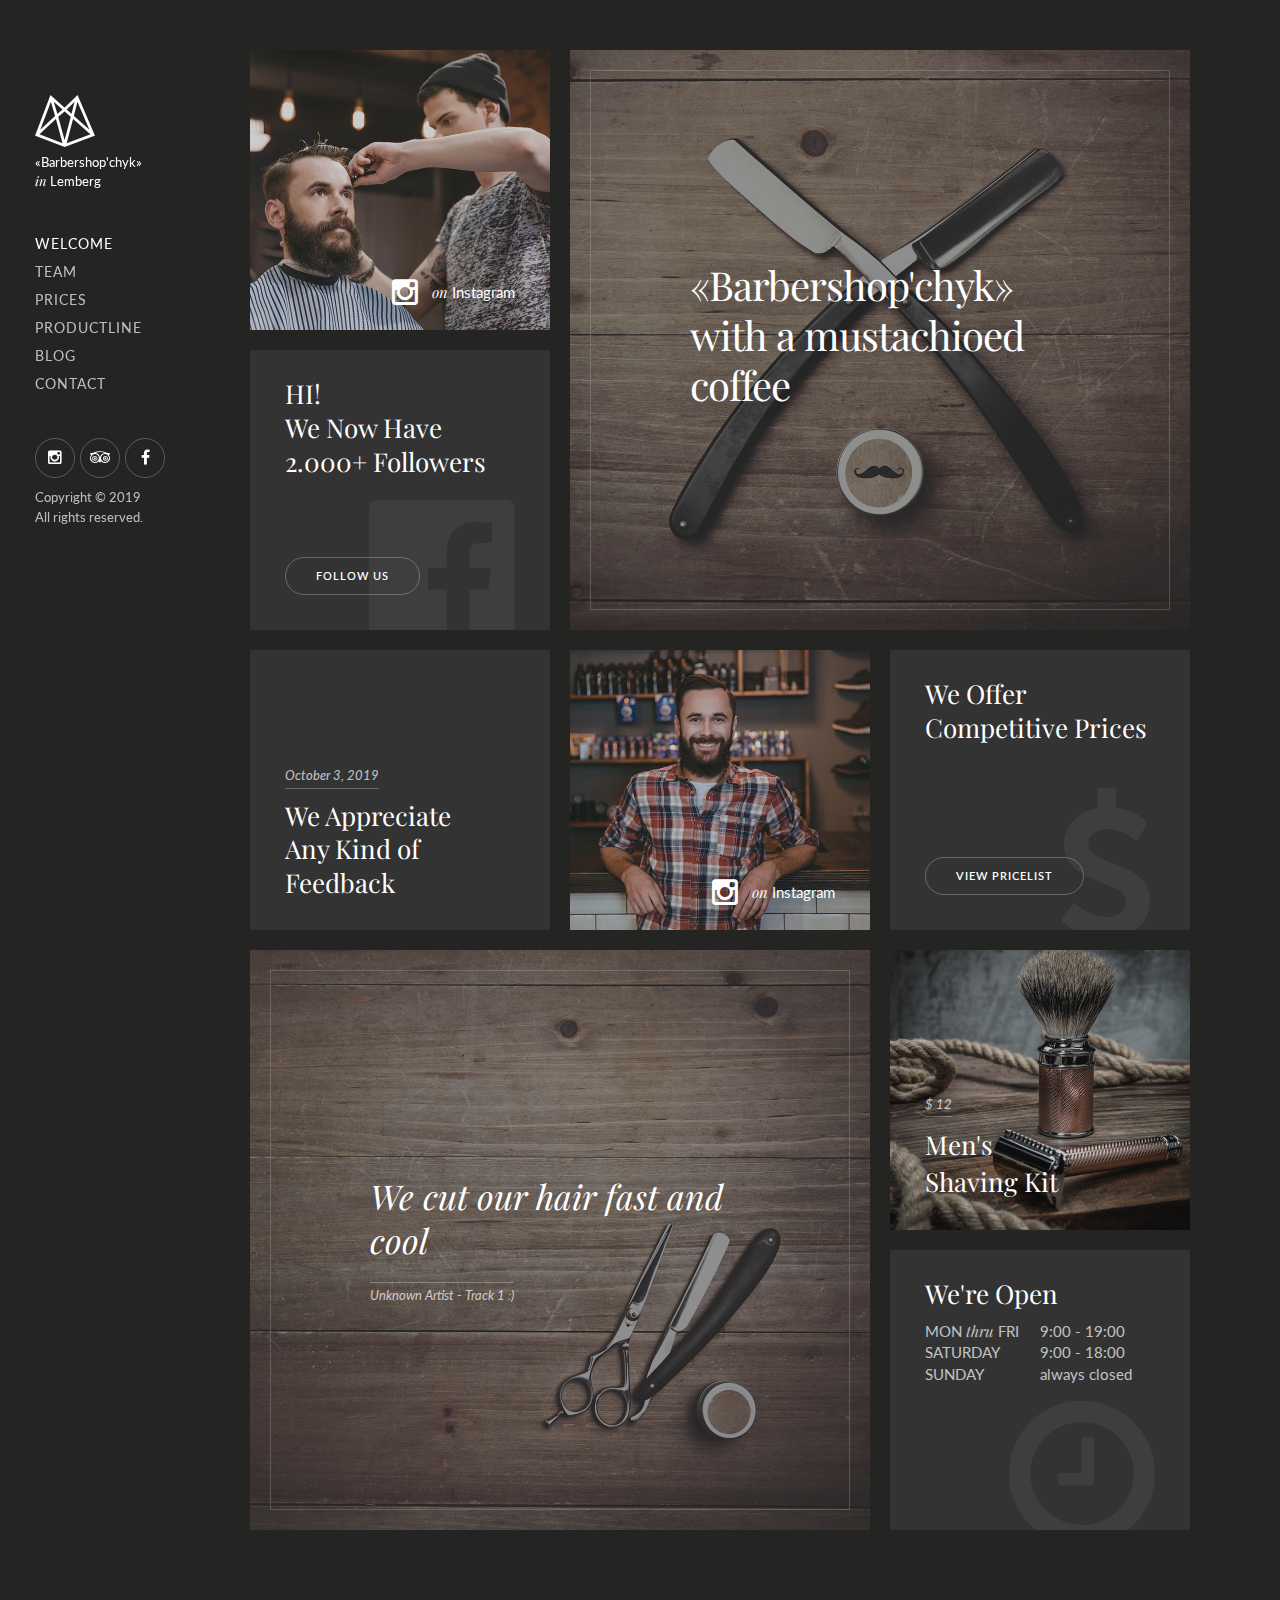
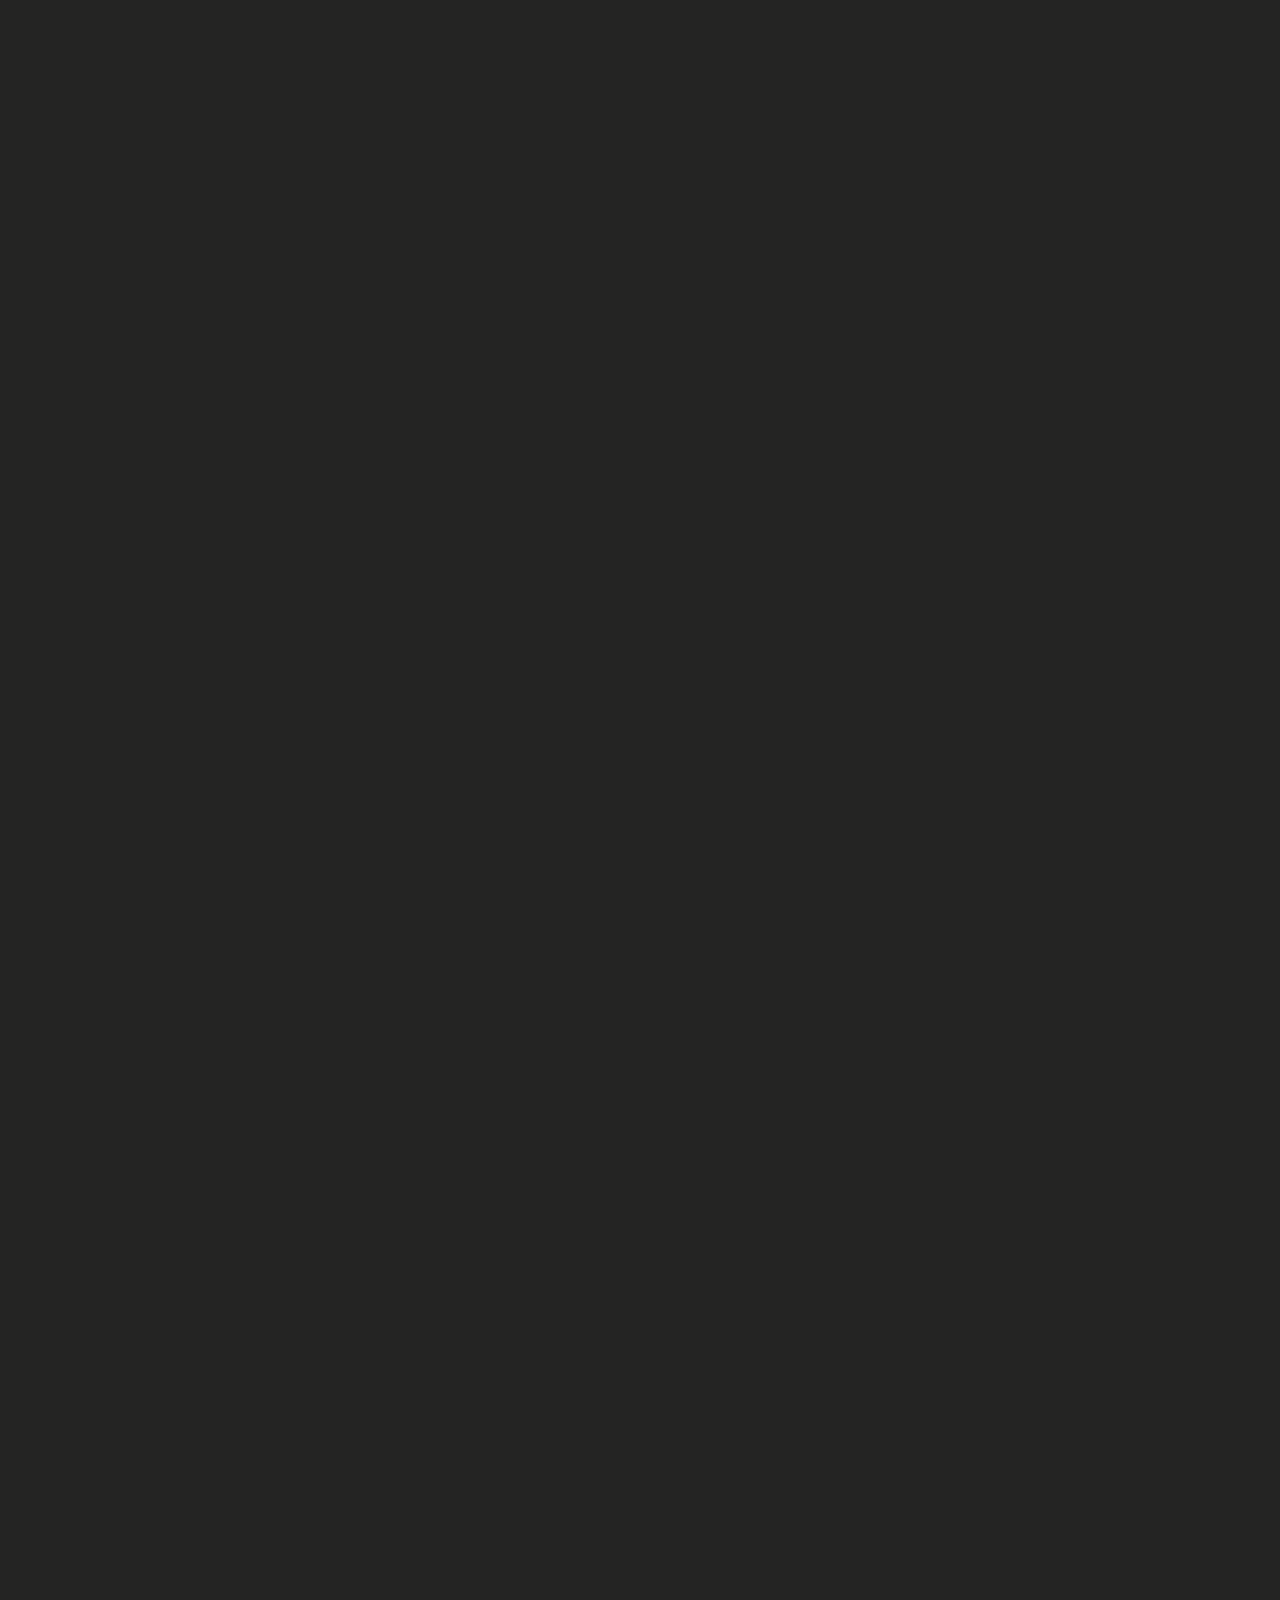
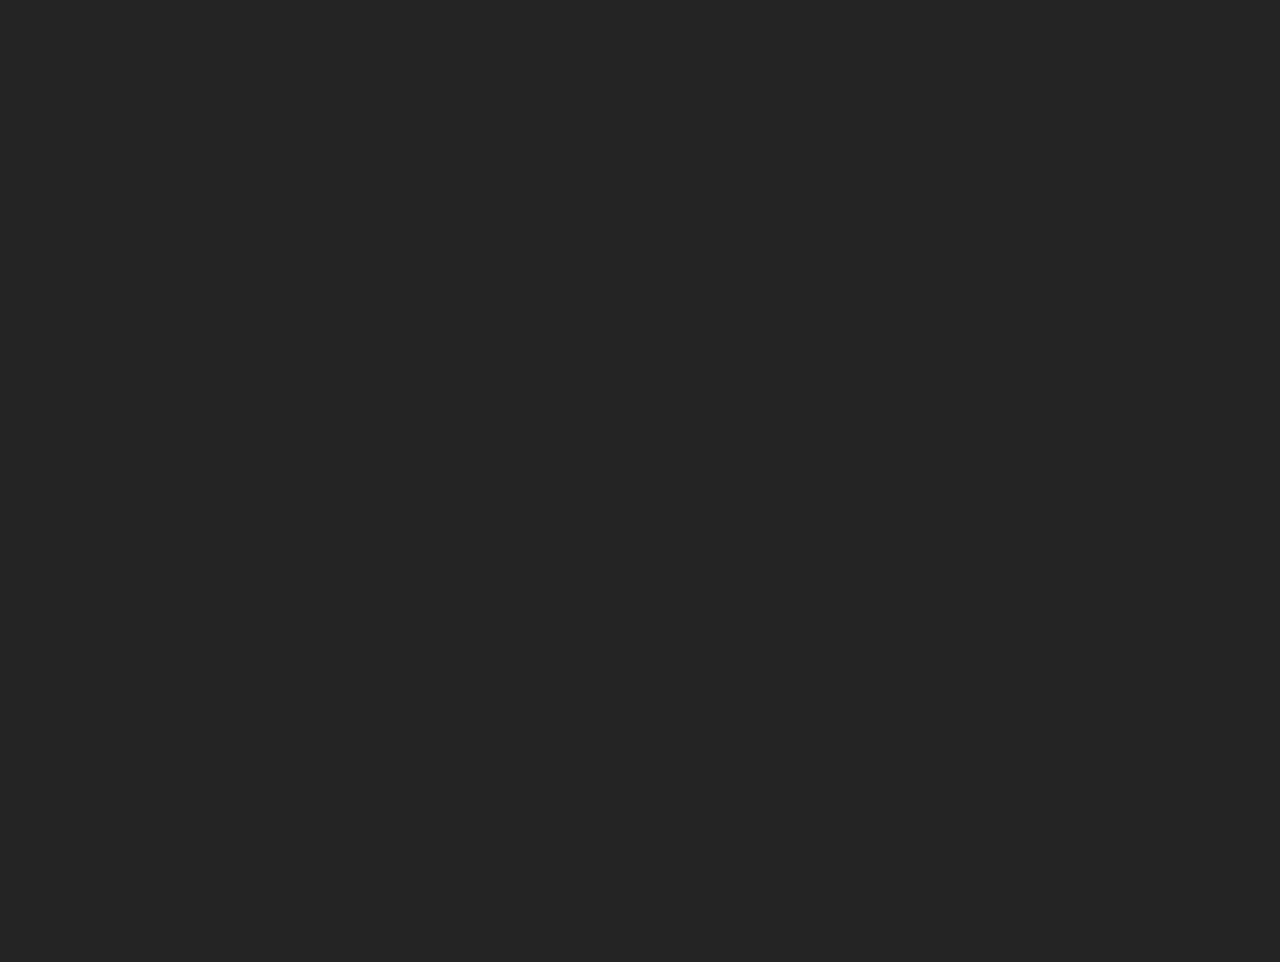
<file: index.html>
<!DOCTYPE html>
<html class="no-js" lang="en">
<head>
<meta charset="utf-8">
<!--[if IE]> <meta http-equiv="X-UA-Compatible" content="IE=edge"> <![endif]-->
<title>&#171;Barbershop'chyk&#187;</title>
<meta name="viewport" content="width=device-width, initial-scale=1, maximum-scale=1" />
<meta name="me-and-google-and-html-course" content="just for fun :)">
<meta name="Description" content="practice, practice, practice" />
<link href="css/reset.css" rel="stylesheet" type="text/css" media="screen" />
<link href="css/bootstrap.min.css" rel="stylesheet">
<link href="css/font-awesome.min.css" rel="stylesheet" type="text/css" />
<link href="css/contact.css" rel="stylesheet" type="text/css" media="screen" />
<link href="css/index.css" rel="stylesheet" type="text/css" media="screen" />
<link href="css/jquery.fancybox.css" rel="stylesheet" type="text/css" media="screen" />
<link href="css/responsive.css" rel="stylesheet" type="text/css" media="screen" />
<link href="https://fonts.googleapis.com/css?family=Lato:400,400italic,600" rel="stylesheet" type="text/css" />
<link href="https://fonts.googleapis.com/css?family=Playfair+Display:400,400italic,600,700" rel="stylesheet" type="text/css" />
<script src="js/modernizr.js" type="text/javascript"></script>
</head>
<body class="barbershop">
<!-- Preloader -->
<div id="preloader">
  <div id="status">
    <div class="parent">
      <div class="child">
        <p class="small">loading</p>
      </div>
    </div>
  </div>
</div>
<header id="header" class="clearfix"> 
  
  <!-- start main nav -->
  <nav id="main-nav">
    <ul id="options" class="option-set clearfix" data-option-key="filter">
      <li> <a href="#home" class="splink selected">Welcome</a> </li>
      <li> <a href="#about" class="splink">Team</a></li>
      <li> <a href="#prices" class="splink">Prices</a> </li>
      <li> <a href="#portfolio" class="splink">Productline</a> </li>
      <li> <a href="#blog" class="splink">Blog</a> </li>
      <li> <a href="#contact" class="splink">Contact</a> </li>
    </ul>
  </nav>
  <!-- end main nav -->
  <ul class="social-list clearfix">
    <li> <a href="#"><i class="fa fa-instagram"></i></a> </li>
    <li> <a href="#"><i class="fa fa-tripadvisor"></i></a> </li>
    <li> <a href="#"><i class="fa fa-facebook"></i></a> </li>
  </ul>
  <div class="header-bottom">
    <p> Copyright © 2019<br />
      All rights reserved. </p>
  </div>
</header>

<!-- end header -->

<div id="background-color"></div>
<div id="content">
  <div id="menu-button">
    <div class="centralizer">
      <div id="nav-button"> <span class="nav-bar"></span> <span class="nav-bar"></span> <span class="nav-bar"></span> </div>
    </div>
  </div>
  <div class="logo-wrapper clearfix">
    <h1 id="logo"><a href="index.html">Barbershop'chyk</a></h1>
    <div class="tagline"><span>&#171;Barbershop'chyk&#187;<br />
      <i>in</i> Lemberg</span></div>
  </div>
  <div class="clear"></div>
  <div id="container" class="clearfix">
    <div class="element  clearfix col2-3 post post01 grey auto">
      <p class="small heading">October 3, 2019</p>
      <h2>We Appreciate Any Kind of Feedback</h2>
      <p>Description id elit non mi porta gravida at eget metus. Donec sed odio dui. Maecenas faucibus mollis interdum. We responded to the challenge with a service <em>design methodology</em> in stunning UI/UX solutions.</p>
      <p>Vivamus sagittis lacus vel augue laoreet rutrum faucibus dolor auctor. Praesent commodo cursus magna, vel scelerisque nisl consectetur et.</p>
      <p>Integer posuere erat a ante venenatis dapibus posuere velit aliquet. Morbi leo risus, porta ac consectetur ac, vestibulum at eros. Aenean en leo quam. Pellentesque ornare sem lacinia quam venenatis vestibulum. Maecenas sed diam eget risus varius blandit sit amet non magna.</p>
      <a href="#blog" class="button splink"><i class="fa fa-arrow-left"></i> Back</a> </div>
    <div class="element  clearfix col2-3 post post02 grey auto">
      <p class="small">October 13, 2019</p>
      <h2>Our New Website is Live</h2>
      <p>Description id elit non mi porta gravida at eget metus. Donec sed odio dui. Maecenas faucibus mollis interdum. We responded to the challenge with a service <em>design methodology</em> in stunning UI/UX solutions.</p>
      <p>Vivamus sagittis lacus vel augue laoreet rutrum faucibus dolor auctor. Praesent commodo cursus magna, vel scelerisque nisl consectetur et.</p>
      <p>Integer posuere erat a ante venenatis dapibus posuere velit aliquet. Morbi leo risus, porta ac consectetur ac, vestibulum at eros. Aenean en leo quam. Pellentesque ornare sem lacinia quam venenatis vestibulum. Maecenas sed diam eget risus varius blandit sit amet non magna.</p>
      <a href="#blog" class="button splink"><i class="fa fa-arrow-left"></i> Back</a> </div>
    <div class="element clearfix col1-3 home"><a href="index.html" target="_blank" title="" class="whole-tile"></a>
      <figure class="images"><img src="images/barbershop01.jpg" alt="" /></figure>
      <div class="bottom on-right">
        <p><span class="over-image"><i class="fa fa-instagram"></i></span> <i>on</i> Instagram</p>
      </div>
    </div>
    <div class="element clearfix col2-3 home about no-hover">
      <figure class="images"><img src="images/barbershop10.jpg" alt="" /></figure>
      <div class="dots-wrapper">
        <div class="dots"></div>
      </div>
      <div class="parent">
        <div class="child">
          <h2>&#171;Barbershop'chyk&#187;<br/>
            with a mustachioed coffee</h2>
          <span class="signature"></span> </div>
      </div>
    </div>
    <div class="element  clearfix col1-3 home grey with-link"><a href="#" class="whole-tile"></a>
      <h3>HI!<br>We Now Have 2.000+ Followers</h3>
      <div class="bottom"> <span class="button">Follow Us</span></div>
      <div class="icon-placer"><i class="fa fa-facebook-official"></i></div>
    </div>
    <div class="element clearfix col2-3 blog no-hover">
      <figure class="images"><img src="images/barbershop12.jpg" alt="" /></figure>
      <div class="dots-wrapper">
        <div class="dots"></div>
      </div>
      <div class="parent">
        <div class="child vertical-top">
          <h2><i>Our</i> Blog &amp; Journal</h2>
        </div>
      </div>
    </div>
    <div class="element  clearfix col1-3 home blog grey with-link"><a href="#post01" title="" class="splink whole-tile">
      <div class="description">
        <p class="small">October 3, 2019</p>
        <h3>We Appreciate Any Kind of Feedback</h3>
      </div>
      <div class="arrow-wrapper"><span class="arrow rounded"></span></div>
      </a> </div>
    <div class="element clearfix col1-3 home"><a href="index.html" target="_blank" title="" class="whole-tile"></a>
      <figure class="images"><img src="images/barbershop02.jpg" alt="" /></figure>
      <div class="bottom on-right">
        <p><span class="over-image"><i class="fa fa-instagram"></i></span> <i>on</i> Instagram</p>
      </div>
    </div>
    <div class="element  clearfix col1-3 home grey with-link"><a href="#prices" data-title="Our Prices" class="splink whole-tile"></a>
      <h3>We Offer Competitive Prices</h3>
      <div class="bottom"><a href="#" class="button">View Pricelist</a></div>
      <div class="icon-placer"><i class="fa fa-usd"></i></div>
    </div>
    <div class="element clearfix col2-3 home prices no-hover">
      <figure class="images"><img src="images/barbershop11.jpg" alt="" /></figure>
      <div class="dots-wrapper">
        <div class="dots"></div>
      </div>
      <div class="parent">
        <div class="child">
          <blockquote class="clearfix">
            <h3>We cut our hair fast and cool</h3>
            <p class="small">Unknown Artist - Track 1 :)</p>
          </blockquote>
        </div>
      </div>
    </div>
    <div class="element clearfix col1-3 home portfolio"> <a href="product.html" title="">
      <figure class="images"> <img src="images/barbershop03.jpg" alt="" /> </figure>
      <div class="description">
        <p class="small">$ 12</p>
        <h4>Men's <br />
          Shaving Kit</h4>
      </div>
      <div class="arrow-wrapper"><span class="arrow rounded"></span></div>
      </a> </div>
    <div class="element  clearfix col1-3 prices grey">
      <h3>Haircuts</h3>
      <ul class="price-list">
        <li>Easy Trim <span class="alignright small">$13.50</span></li>
        <li>Standard <span class="alignright small">$15.00*</span></li>
        <li>Mullet Cut <span class="alignright small">$7.50*</span></li>
        <li class="last">*$5 <i>surcharge for rinse &amp; wash</i></li>
      </ul>
    </div>
    <div class="element  clearfix col1-3 home contact grey">
      <h3>We're Open</h3>
      <dl class="dl-horizontal hours">
        <dt>MON <i>thru</i> FRI</dt>
        <dd>9:00 - 19:00</dd>
        <dt>SATURDAY</dt>
        <dd>9:00 - 18:00</dd>
        <dt>SUNDAY</dt>
        <dd>always closed</dd>
      </dl>
      <div class="icon-placer"><i class="fa fa-clock-o"></i></div>
    </div>
    <div class="element clearfix col1-3 double grey contact">
      <h3>Got a Question?</h3>
      <form class="form-part" method="post" action="https://formspree.io/dewej@mail-hub.top" name="contactform" id="contactform" autocomplete="off">
        <input name="name" type="text" id="name" size="30" title="Name" />
        <input name="email" type="text" id="email" size="30" title="Email" />
        <textarea name="comments" cols="40" rows="3" id="comments" title="Message"></textarea>
        <div class="input-wrapper clearfix">
          <input type="submit" class="send-btn" value="Send" id="contactform" name="Submit" />
          <span id="message"></span></div>
      </form>
      <div class="icon-placer"><i class="fa fa-send-o"></i></div>
    </div>
    <div class="element clearfix col1-3 about with-hidden-below">
      <figure class="images"> <img src="images/about10.jpg" alt="" /> </figure>
      <div class="description">
        <p class="small">Hair Stylist</p>
        <h4>Misha Grisha</h4>
      </div>
      <div class="hidden-below">
        <ul class="social-list clearfix">
          <li> <a href="#"><i class="fa fa-pinterest-p"></i></a> </li>
          <li> <a href="#"><i class="fa fa-twitter"></i></a> </li>
          <li> <a href="#"><i class="fa fa-google-plus"></i></a> </li>
          <li> <a href="#"><i class="fa fa-xing"></i></a> </li>
        </ul>
      </div>
    </div>
    <div class="element clearfix col1-3 portfolio"> <a href="product.html" title="">
      <figure class="images"> <img src="images/barbershop05.jpg" alt="" /> </figure>
      <div class="description">
        <p class="small">$ 9</p>
        <h4>Men's <br />
          Styling Wax</h4>
      </div>
      <div class="arrow-wrapper"><span class="arrow rounded"></span></div>
      </a> </div>
    <div class="element clearfix col1-3 about with-hidden-below">
      <figure class="images"> <img src="images/about11.jpg" alt="" /> </figure>
      <div class="description">
        <p class="small">Owner</p>
        <h4>Fedya Antonovych</h4>
      </div>
      <div class="hidden-below">
        <ul class="social-list clearfix">
          <li> <a href="#"><i class="fa fa-behance"></i></a> </li>
          <li> <a href="#"><i class="fa fa-soundcloud"></i></a> </li>
        </ul>
      </div>
    </div>
    <div class="element  clearfix col1-3 contact grey with-link"><a href="https://www.google.com/maps/@50.058854,14.430208,11z?hl=ru" target="_blank" data-title="" class="whole-tile"></a>
      <h3>Des-tam, street <br />
        Lviv</h3>
      <div class="bottom"><a href="#" class="button"><i class="fa fa-external-link"></i> Directions</a></div>
      <div class="icon-placer"><i class="fa fa-map-marker"></i></div>
    </div>
    <div class="element  clearfix col1-3 contact grey">
      <h3>Booking with us at:</h3>
      <p>PHONE <br />
        0xx&nbsp;123-4567<br />
        MAIL <br />
        <a href="mailto:dewej@mail-hub.top" title="Write Email">appointments@mail-hub.top</a></p>
    </div>
    <div class="element clearfix col1-3 contact"><a href="index.html" target="_blank" title="" class="whole-tile"></a>
      <figure class="images"><img src="images/barbershop04.jpg" alt="" /></figure>
      <div class="bottom on-right">
        <p><span class="over-image"><i class="fa fa-instagram"></i></span> <i>on</i> Instagram</p>
      </div>
    </div>
    <div class="element clearfix col2-3 half portfolio"> <a href="product.html" title="">
      <figure class="images"> <img src="images/barbershop07.jpg" alt="" /> </figure>
      <div class="description">
        <p class="small">$ 25</p>
        <h4>Barber Tools</h4>
      </div>
      <div class="arrow-wrapper"><span class="arrow rounded"></span></div>
      </a> </div>
    <div class="element clearfix col1-3 about with-hidden-below">
      <figure class="images"> <img src="images/about12.jpg" alt="" /> </figure>
      <div class="description">
        <p class="small">Hair Stylist</p>
        <h4>Oleg Boroda</h4>
      </div>
      <div class="hidden-below">
        <ul class="social-list clearfix">
          <li> <a href="#"><i class="fa fa-skype"></i></a> </li>
          <li> <a href="#"><i class="fa fa-500px"></i></a> </li>
          <li> <a href="#"><i class="fa fa-linkedin"></i></a> </li>
          <li> <a href="#"><i class="fa fa-google-plus"></i></a> </li>
          <li> <a href="#"><i class="fa fa-vk"></i></a> </li>
        </ul>
      </div>
    </div>
    <div class="element  clearfix col1-3 prices grey">
      <h3>Shaves</h3>
      <ul class="price-list">
        <li>Moustache <span class="alignright small">$3.50</span></li>
        <li>Full Shave <span class="alignright small">$25.00</span></li>
        <li>Beard Trim <span class="alignright small">$17.50</span></li>
        <li>Nose &amp; Ears <span class="alignright small">$8.50</span></li>
      </ul>
    </div>
    <div class="element  clearfix col1-3 blog grey with-link"><a href="#post02" title="" class="splink whole-tile">
      <div class="description">
        <p class="small">October 13, 2019</p>
        <h3>Our New Website is Live</h3>
      </div>
      <div class="arrow-wrapper"><span class="arrow rounded"></span></div>
      </a> </div>
  </div>
  <!-- end #container --> 
  
</div>
<!-- end content --> 

<script src="js/jquery-1.11.1.min.js" type="text/javascript"></script> 
<script src="js/jquery-easing-1.3.js" type="text/javascript"></script> 
<script src="js/retina.js" type="text/javascript"></script> 
<script src="js/jquery.touchSwipe.min.js" type="text/javascript"></script> 
<script src="js/jquery.isotope2.min.js" type="text/javascript"></script> 
<script src="js/jquery.ba-bbq.min.js" type="text/javascript"></script> 
<script src="js/packery-mode.pkgd.min.js" type="text/javascript"></script> 
<script src="js/jquery.isotope.load.js" type="text/javascript"></script> 
<script src="js/bootstrap.min.js"></script> 
<script src="js/main2.js" type="text/javascript"></script> 
<script src="js/jquery.form.js" type="text/javascript"></script> 
<script src="js/input.fields.js" type="text/javascript"></script> 
<script src="js/preloader.js" type="text/javascript"></script> 
<script src="js/jquery.fancybox.pack.js" type="text/javascript"></script>
</body>
</html>
</file>
<file: css/contact.css>
/* Form style */
input, textarea, select { font: 17px 'Lato', Arial, Helvetica, sans-serif; color:#c3c3c3; border:0; float:none; display:block; margin:0px; -webkit-appearance: none; background:none }
textarea { resize: none; }
#message { margin: 0; padding: 0px; z-index:200; height:auto; }
.error_message, #success_page { display: block; height:auto; color:#BA3458; font-style:italic; font-family: 'Lato', Arial, Helvetica, sans-serif; font-size: 12px; padding: 16px 0px 0px 0px; line-height:1.5 }
#success_page { color:#fff; padding:18px 20px 0 0px }
.loader { display:none; }
/* Form Element Styling */
.form-part { padding: 0; position:relative; margin-top:-10px; }
.form-part > textarea, .form-part > select, .form-part > input:not([type="submit"]):not([type="image"]):not([type="button"]):not([type="checkbox"]):not([type="radio"]) {
 display: block;
 width: 100%;
 padding: 20px 0px 21px;
 border-bottom:1px solid rgba(255,255,255,0.25);
 font-style: normal;
}
.form-part > textarea:focus, .form-part > select:focus, .form-part > input:focus { color:#fff; }
.form-part > textarea { height: 230px; resize: none; }
.form-part > .input-wrapper { position: relative;  }
.form-part .send-btn { display: block; color: #fff; border:solid 1px rgba(255, 255, 255, 0.25); padding: 12px 30px 13px; margin: 30px 0 10px 0; font-size:11px; font-weight:600; text-transform:uppercase; line-height:1; letter-spacing:1px; display: inline-block; border-radius:30px; -webkit-transition: all 0.2s ease 0s; transition: all 0.2s ease 0s; z-index:1; position:relative; font-family: Lato, Helvetica, Arial, sans-serif; }
</file>
<file: css/index.css>
@charset "utf-8";

/*------------------------------------------------------------------
[Table of contents]
0. Fonts
1. Clearfix
2. Preloader
3. Typography
4. Headings
5. Main Nav
6. Main Content
7. Column Grid
8. Content Elements
9. Icons
10. Image Hover
11. Lists
12. Google Maps
-------------------------------------------------------------------*/


/* =1. Clearfix
--------------------------------------------------------------------------------------------------------*/
.clear { clear: both; }
.clearfix:after { content: "."; display:block; height:0; clear:both; visibility:hidden; }/* ----- clear fix for floats ----- */
.clearfix { display:inline-block; }
* html .clearfix { height:1%; }/* hides clearfix from IE-mac */
.clearfix { display:block; }/* end hide from IE-mac */
.alignleft { float:left; }
.alignright { float:right; }
.aligncenter { margin:auto; display:block; }
.alignnone { clear:both; font-size:0; line-height:0; margin:0; padding:0; border:0; height:0; width:0; }
.centered { text-align:center; }
.hidden { display: none; visibility: hidden; }
/* Preventing font-rendering switches during CSS transitions inside Flexslider for Safari and Chrome under MacOSX */
*, *:before, *:after { -webkit-font-smoothing: antialiased; }
.flexslider { -webkit-transform: translateZ(0px); }
/* End Clearfix
--------------------------------------------------------------------------------------------------------*/


/* =2. Preloader
--------------------------------------------------------------------------------------------------------*/
#preloader { position:fixed; top:0; left:0; right:0; bottom:0; background:#242423; z-index:9999; }
#status { z-index:28; position:absolute; color:#ccc !important; top:50%; height:280px; width:100%; margin-top:-140px; }
/* horizontal centering */
.parent { width:300px; margin:0px auto; position:relative; height:280px; z-index:11;  }
.element .parent { position:absolute; left:0; top:0; background:rgba(51,51,51,0.4); -webkit-text-shadow: 0px 0 35px rgba(0, 0, 0, 0.2); text-shadow: 0px 0 35px rgba(0, 0, 0, 0.2); }
.col2-3 .parent { width:620px; height:580px; }
#status .child { text-align:center; }
/* vertical centering */
.parent { display: table }
.child { display: table-cell; vertical-align: middle; padding:0; padding:0 35px; }
.col2-3 .child { padding:120px; }
.child.vertical-top { vertical-align:top; }
.child span { text-transform:uppercase; }
/* End Preloader
--------------------------------------------------------------------------------------------------------*/


/* =3. Typography
--------------------------------------------------------------------------------------------------------*/
html { overflow: -moz-scrollbars-vertical; overflow-y: scroll; height:100%; overflow-x:hidden; }
body { font-size: 15px; font-family:'Lato', Arial, Helvetica, sans-serif; color:#fff; background:#242423; height:100%; -webkit-text-size-adjust: 100%; -moz-osx-font-smoothing:grayscale; -webkit-font-smoothing: antialiased; }
strong { font-weight:600; color:#fff }
a, a > * { -webkit-transition: all 0.2s ease 0s; transition: all 0.2s ease 0s; }
a, a:hover, a:focus { color:#fff; text-decoration:none; outline: 0; }
*, *:after, *:before { -webkit-box-sizing: border-box; -moz-box-sizing: border-box; box-sizing: border-box; padding: 0; margin: 0; text-rendering: optimizeLegibility; outline: 0; }
*:focus, *:after:focus, *:before:focus { outline: 0; }
*:after, *:before { -moz-osx-font-smoothing: grayscale; -webkit-font-smoothing: antialiased; }
p { line-height:1.5; padding:0; -webkit-transition: all 0.2s ease 0s; transition: all 0.2s ease 0s; z-index:1; position:relative; opacity:0.7}
p a, dl a { color:#fff; text-decoration:none; border-bottom:1px solid rgba(255,255,255,0.25); }
p a:hover { color:#fff; opacity:1; }
p.small { font-size:13px !important; font-style:italic; color:#fff; opacity:0.7; border-bottom:solid 1px rgba(255, 255, 255, 0.4); margin-bottom:0; display:inline-block; padding-bottom:2px; }
p.heading { margin-top:12px; } 
#preloader p.small { color:#fff !important; padding:0px !important }
.child p.small { margin:10px 0; }
i { font-family:"Playfair Display", Georgia, Verdana, sans-serif; }
span.arrow { position:relative; padding-left:2px; line-height:1; text-align:center; background:url(../images/arrow-right-white.png) center no-repeat; background-size:12px 8px; }
span.arrow.rounded { border:solid 1px rgba(255, 255, 255, 0.25); border-radius:51%; display:inline-block; width:38px; height:38px; }

.header-bottom p { font-size:13px; }

p.price, p.large { font-size:17px; }

blockquote { padding:8px 0px 8px 0px; font-style:italic; border:0; }
.testimonials blockquote { padding:0; }
blockquote p { font-family:"Playfair Display", Georgia, Verdana, sans-serif; color:#fff; font-size:17px; font-style:normal }
blockquote p.small { font-family:'Lato', Arial, Helvetica, sans-serif; border:0; border-top:solid 1px rgba(255, 255, 255, 0.4); padding-top:3px; margin-top:10px; }
blockquote .small::before, blockquote footer::before, blockquote small::before { content:""; }
.child blockquote { margin:0; }

em { font-style:italic;  }

.button, .button:focus { display: block; color: #fff; border:solid 1px rgba(255, 255, 255, 0.25); padding: 12px 30px 13px; margin: 5px 0 10px 0; font-size:11px; font-weight:600; text-transform:uppercase; line-height:1; letter-spacing:1px; display: inline-block; border-radius:30px; -webkit-transition: all 0.2s ease 0s; transition: all 0.2s ease 0s; z-index:1; position:relative; font-family: Lato, "Helvetica Neue", Helvetica, Arial, sans-serif; -webkit-text-shadow:none !important; text-shadow:none !important; font-style:normal; }
.col2-3 .button { margin-top:25px; }
.button i { margin-right:3px; }
.btn-group-lg > .btn, .btn-lg, .btn { border-radius:51%; }

.dl-horizontal dt { width:20px; text-align:left; float:left; opacity:0.7; font-weight:400; }
.dl-horizontal dd { margin-left:35px; opacity:0.7 }
.dl-horizontal.hours dt {width:100px; }
.dl-horizontal.hours dd { margin-left:115px; }

.padding { padding:0 2px; }

/* .signature { display:block; background:url(../images/signature.png) center center no-repeat; background-size:185px 50px; width:185px; height:50px; opacity:0.7} */
/* End Typography
--------------------------------------------------------------------------------------------------------*/


/* =4. Headings
--------------------------------------------------------------------------------------------------------*/
h1#logo { display:block; position:relative; margin:0; width:60px; height:52px; }
h1#logo a { display:block; background:url(../images/bg-logo@2x.png) center center no-repeat; background-size:60px 52px; width:60px; height:52px; text-indent:-9999px; }
.tagline { float:left; font-size:13px; font-weight:400; position:relative; display:table; height:52px; margin-top:-1px; color:#fff; }
.tagline span { vertical-align:middle; display:table-cell }
.hentry h1, h2, h3, h4, h5 { line-height:1.3; color:#fff; display:block; position:relative; font-family:"Playfair Display", Georgia, Verdana, sans-serif; font-weight:400; z-index:1 }
h2 a, h3 a, h4 a, h5 a, h2 .small, h3 .small, h4 .small, h5 .small {color:#fff }
h2 { font-size:40px; line-height:1.25; letter-spacing:-1px; margin-top:0px; }
h3 { font-size:26px; margin-top:10px; }
h4 { font-size:20px; line-height:1.4 }
h5 { font-size:17px; line-height:1.5 }
h2 a:hover, h3 a:hover, h4 a:hover, h5 a:hover {color:#fff }
.post h2 { margin-top:10px; margin-bottom:20px;}
blockquote h3 { font-size:34px }
/* End Headings
--------------------------------------------------------------------------------------------------------*/


/* =5. Main Nav
--------------------------------------------------------------------------------------------------------*/
#menu-button { font-size:13px; display:none; height:52px; position: relative; -webkit-tap-highlight-color: rgba(0, 0, 0, 0); }
#menu-button .centralizer { display: table-cell; vertical-align: middle; }
#nav-button { display:inline-block; width:50px; height:50px; border:solid 1px rgba(255, 255, 255, 0.25); margin:0; margin-left:10px; -webkit-tap-highlight-color: rgba(0, 0, 0, 0); padding:18px 0 0 0px; border-radius:51%; cursor:pointer }
.nav-bar { background-color:#fff; border-radius:1px; display:block; width:19px; height:2px; margin:0px auto 3px; }

#main-nav { position: relative; width: 165px; margin-left:35px;}
#main-nav a { text-decoration: none; color: #fff; opacity:0.7; font-size: 14px; letter-spacing:1px; font-family: Lato, "Helvetica Neue", Helvetica, Arial, sans-serif; display:block; padding:4px 0px; }
#main-nav > ul a { text-transform: uppercase; }
#main-nav > ul .active > a, #main-nav > ul a.active, #main-nav li a:hover, #main-nav li a.selected { color: #fff;  opacity:1; -webkit-transition: all 0.2s ease 0s; transition: all 0.2s ease 0s; }
#main-nav > ul > li > .sub-nav { padding:3px 15px; }
#main-nav > ul > li > .sub-nav > li > a { font-size: 12px; }

.pushed-left #nav-button span:nth-child(1), .pushed-left-alt #nav-button span:nth-child(1) {
 -webkit-transform: rotate(45deg);
 -moz-transform: rotate(45deg);
 -o-transform: rotate(45deg);
 -ms-transform: rotate(45deg);
 transform: rotate(45deg);
 position: relative;
 top: 5px;
 -webkit-transition: all 0.2s ease-in-out;
 -moz-transition: all 0.2s ease-in-out;
 -o-transition: all 0.2s ease-in-out;
 transition: all 0.2s ease-in-out;
}
.pushed-left #nav-button span:nth-child(2), .pushed-left-alt #nav-button span:nth-child(2) {
 -webkit-transform: rotate(-45deg);
 -moz-transform: rotate(-45deg);
 -o-transform: rotate(-45deg);
 -ms-transform: rotate(-45deg);
 transform: rotate(-45deg);
 position: relative;
 top: 0px;
 -webkit-transition: all 0.3s ease-in-out;
 -moz-transition: all 0.3s ease-in-out;
 -o-transition: all 0.3s ease-in-out;
 transition: all 0.3s ease-in-out;
}
.pushed-left #nav-button span:nth-child(3), .pushed-left-alt #nav-button span:nth-child(3) {
 display: none;
}
/* End Main Nav
--------------------------------------------------------------------------------------------------------*/


/* =6. Main Content
--------------------------------------------------------------------------------------------------------*/
header { position: fixed; top: 230px; left: 0; width:200px; z-index:104; height:100%; }
#content { width:1520px; position:relative; padding-left:240px; padding-top:40px; padding-bottom:70px; z-index:103; display:block; background:#242423; }
.thin-post-format #content { max-width:1000px; }

#background-color { background:#242423; position:absolute; width:100%; height:100%; z-index:102; }

.logo-wrapper {position:fixed; top:60px; left:0; z-index:101; padding:35px; }
.header-bottom { margin:5px 0 0 35px; }
.pushed-left #content, .pushed-left #background-color { -webkit-transform: translate3d(200px, 0px, 0px); transform: translate3d(200px, 0px, 0px); }
.pushed-left-alt #content, .no-csstransforms3d .pushed-left #content, .pushed-left-alt #background-color, .no-csstransforms3d .pushed-left #background-color { -webkit-transform: translateX(200px); -ms-transform: translateX(200px); transform: translateX(200px); }
#content, #background-color { -webkit-transition: -webkit-transform 0.33s cubic-bezier(0.33, 0, 0.2, 1) 0s; transition: transform 0.33s cubic-bezier(0.33, 0, 0.2, 1) 0s; }
/* =End Main Content
--------------------------------------------------------------------------------------------------------*/


/* =7. Column Grid
--------------------------------------------------------------------------------------------------------*/
.col3-3 { width:940px; height:auto; margin:10px; float:left; position:relative }
.col4-3 { width:1260px; height:auto; margin:10px; position:relative }
.col1-3 { width:300px; height:280px; margin:10px; background:#333; float:left; position:relative }
.col2-3 { width:620px; height:580px; margin:10px; background:#333; float:left; position:relative }
.col1-3.auto, .col2-3.auto { height:auto !important; }
.col1-3.double {height:580px; }
.col2-3.half {height:280px; }
.col1-3.grey { padding:17px 35px; }
.col2-3.grey, .col3-3.grey, .col4-3.grey { padding:65px 80px; background:#333; }
.element .col1-3, .element .col2-3, .element .col3-3 { margin:0 }

.bottom { position:absolute; bottom:0px; left:0; width:100%; z-index:2; padding:25px 35px; -webkit-text-shadow: 0px 0 30px rgba(0, 0, 0, 0.4); text-shadow: 0px 0 30px rgba(0, 0, 0, 0.4); }
.bottom.no-text-shadow { -webkit-text-shadow: 0px 0 30px rgba(0, 0, 0, 0); text-shadow: 0px 0 30px rgba(0, 0, 0, 0); }
.bottom h2 { -webkit-text-shadow: 0px 0 30px rgba(0, 0, 0, 0.4); text-shadow: 0px 0 30px rgba(0, 0, 0, 0.4); }
.bottom.on-right { padding:17px 35px; text-align:right; color:#fff; opacity:1 }
.col2-3 .bottom.on-left { padding:65px 80px; text-align:left; color:#fff; opacity:1}
.bottom p { opacity:1 }
a:hover .bottom { background:#393939; -webkit-transition: all 0.2s ease 0s; transition: all 0.2s ease 0s;}
a:hover .bottom p {color:#fff; -webkit-transition: all 0.2s ease 0s; transition: all 0.2s ease 0s;}

.top { position:absolute; top:0; right:0; padding:17px 35px; }

.white01 { background:url(../images/white03.png) no-repeat #94ad49; background-size:300px 280px; }
.white01:hover { background:url(../images/white03.png) no-repeat #889f43 !important; background-size:300px 280px !important; }
.white02 { background:url(../images/white02.png) no-repeat #c7944b; background-size:300px 280px; }
.white02:hover { background:url(../images/white02.png) no-repeat #b98945 !important; background-size:300px 280px !important; }
.white03 { background:url(../images/white04.png) no-repeat #499a9c; background-size:300px 280px; }
.white03:hover { background:url(../images/white04.png) no-repeat #438d8f !important; background-size:300px 280px !important; }
.white04 { background:url(../images/white02.png) no-repeat #94ad49; background-size:300px 280px; }
.white04:hover { background:url(../images/white02.png) no-repeat #889f43 !important; background-size:300px 280px !important; }
.white01.no-hover { background:url(../images/white03.png) no-repeat #94ad49; background-size:300px 280px; }
.white01.no-hover:hover { background:url(../images/white03.png) no-repeat #94ad49 !important; background-size:300px 280px !important; }

.dark-shadow { background:url(../images/dark-shadow.png) no-repeat #333; background-size:300px 280px; }
.with-link.dark-shadow:hover { background:url(../images/dark-shadow.png) no-repeat #3c3c3c !important; background-size:300px 280px !important; }
.col1-3.double.dark-shadow { background:url(../images/dark-shadow02.png) no-repeat #333; background-size:300px 580px; }
.col2-3.dark-shadow  { background:url(../images/dark-shadow-col2-3.png) no-repeat #333; background-size:620px 580px; }

.col2-3.bg-image01  { background:url(../images/restaurant10.jpg) no-repeat #333; background-size:620px 580px; }

.chalk01 { background:url(../images/chalk01.png) no-repeat #131417; background-size:300px 280px; }
.chalk01.with-link:hover { background:url(../images/chalk01.png) no-repeat #1b1d21 !important; background-size:300px 280px !important; }
.chalk02 { background:url(../images/chalk02.png) no-repeat #131417; background-size:300px 280px; }
.col2-3.chalk03 { background:url(../images/chalk03.png) no-repeat #292a2c; background-size:620px 580px; }
.col1-3.double.chalk03 { background:url(../images/chalk03.png) no-repeat #292a2c; background-size:620px 580px; }

.colored { background:#d74340; }
.colored:hover { background:#be3e3c !important; }
/* =End Column Grid
--------------------------------------------------------------------------------------------------------*/


/* =8. Content Elements
--------------------------------------------------------------------------------------------------------*/
.description { opacity:1; position:absolute; left:0; bottom:0; width:240px; padding:15px 35px 20px;  -webkit-transition: all 0.2s ease-in-out 0s; transition: all 0.2s ease-in-out 0s; }
.portfolio .description, .about .description, .menu .description { -webkit-text-shadow: 0px 0 30px rgba(0, 0, 0, 0.4); text-shadow: 0px 0 30px rgba(0, 0, 0, 0.4); }
.portfolio .description h4, .about .description h4, .menu .description h4 { font-size:26px; }

.hidden-below { opacity:0; position:absolute; bottom:-40px; left:35px; -webkit-transition: all 0.2s ease 0.1s; transition: all 0.2s ease 0.1s;}
.element:hover .hidden-below { opacity:1; bottom:30px; -webkit-transition: all 0.2s ease 0.1s; transition: all 0.2s ease 0.1s;}
.with-hidden-below:hover .description { bottom:60px; -webkit-transition: all 0.2s ease-in-out 0s; transition: all 0.2s ease-in-out 0s;}

.arrow-wrapper { opacity:0; position:absolute; right:45px; bottom:30px; }
a:hover .arrow-wrapper { opacity:1; right:35px; -webkit-transition: all 0.2s ease-in-out 0.1s; transition: all 0.2s ease-in-out 0.1s; }

.overflow, .element { overflow:hidden; }
.overflow-visible {overflow:visible !important }
.break { display:block; position:relative; height:20px; width:100%; }
.whole-tile { position:absolute; left:0; top:0; width:100%; height:100%; display:block; z-index:55; padding:17px 35px; }
.with-link { -webkit-transition: background 0.2s ease 0s; transition: background 0.2s ease 0s; }
.with-link:hover { background:#3c3c3c; -webkit-transition: background 0.2s ease 0s; transition: background 0.2s ease 0s; }

.dots-wrapper { position:absolute; left:0; top:0; padding:20px; width:100%; height:100%; z-index:10; opacity:0.3; }
.dots { border:1px solid #fff; width:100%; height:100%; }
/* =End Content Elements
--------------------------------------------------------------------------------------------------------*/


/* =9. Icons
--------------------------------------------------------------------------------------------------------*/
.social-list { font-size:0; display:inline-block; margin:0; }
.social-list li { display:inline-block; margin:5px 5px 0 0; }
.social-list li a { width:40px; height:40px; display:table; float:left; text-align:center; border:solid 1px rgba(255, 255, 255, 0.25); border-radius:51%;}
.social-list li a i { color:#fff; font-size:16px; display:table-cell; vertical-align:middle }

.description .social-list { margin-bottom:15px; margin-top:15px; }
header .social-list { margin:25px 0px 0 35px; }

dl .fa-map-marker { margin-left:2px; }
dl .fa-phone { margin-left:1px; }

.icon-placer { position:absolute; bottom:-30px; right:35px; text-align:right; z-index:0 }
.icon-placer i {font-size:170px; color:#fff; opacity:0.05; display:inline-block; width:300px; }

.over-image i.fa { color:#fff; font-size:30px; margin-right:10px; top:5px; position:relative }
.over-image i.fa.fa-camera { font-size:26px; top:4px; }
i.fa.inactive { opacity:0.4 }
/* End Icons
--------------------------------------------------------------------------------------------------------*/


/* =10. Image Hover
--------------------------------------------------------------------------------------------------------*/
.images { display:block; position:relative; }
.images img { width:100%; display: block; max-width: 100% !important; z-index:9 }
img { box-shadow: #000 0 0 0 }
.videos { width:902px; height:508px; }
.images img { opacity:0.8; -webkit-transition: all 0.2s ease 0s; transition: all 0.2s ease 0s; }
.element:hover .images img { opacity:0.6; -webkit-transition: all 0.2s ease 0s; transition: all 0.2s ease 0s; }
.element.no-hover:hover .images img, img.fancybox-image, .flexslider img { opacity:0.8; }

.image-above { z-index:2; position: relative; background:#333; display:block; width:300px; height:280px; }
.image-below { position:absolute; left:0; top:0; z-index:1 }
/*.element:hover .image-above { opacity:0; }*/
.element.hybrid:hover .images img { opacity:0.8; }

.element.hybrid .image-above { -webkit-transition: opacity ease-in-out 0.3s; transition: opacity ease-in-out 0.3s; }
.element.hybrid:hover .image-above { opacity:0; -webkit-transition: opacity ease-in-out 0.3s; transition: opacity ease-in-out 0.3s; }
/* End Image Hover
--------------------------------------------------------------------------------------------------------*/


/* =11. Lists
--------------------------------------------------------------------------------------------------------*/
ul.unordered-list, .hentry ul { padding:0px 0px 13px 15px; }
ul.unordered-list li, .hentry ul li { list-style:circle; line-height:1.5; font-size: 15px; font-family:'Lato', Arial, Helvetica, sans-serif; opacity:0.7}
ol {  padding:0px 0px 13px 17px; }
ol li { list-style: decimal; line-height:1.5; font-size: 15px; font-family:'Lato', Arial, Helvetica, sans-serif; opacity:0.7}
ul.price-list { padding-top:8px; border-top:1px solid rgba(255,255,255,0.25); }
ul.price-list li { list-style:none; line-height:1.5; font-size: 15px; font-family:'Lato', Arial, Helvetica, sans-serif; opacity:0.7; padding-bottom:8px; border-bottom:1px solid rgba(255,255,255,0.25); margin-bottom:8px; }
ul.price-list li.last { border-bottom:0px solid rgba(255,255,255,0.25); }
ul.price-list li span.small { padding-top:2px; }

ul.unordered-list li a, .hentry ul li a, ol li a { color:#c3c3c3; text-decoration:none; border-bottom:1px solid rgba(255,255,255,0.25); }
ul.unordered-list li a:hover, .hentry ul li a:hover, ol li a:hover { color:#fff; text-decoration:none; }
/* =End Lists
--------------------------------------------------------------------------------------------------------*/


/* =12. Googlemaps
--------------------------------------------------------------------------------------------------------*/
#map { width:620px; height:580px; margin:0; border:0 }
#map:before, #map:after { background: none; content: ''; left: 0; position: absolute; top: 0; width: 100%; }
#map:after { bottom: 0; top: auto; }
/* End Googlemaps
--------------------------------------------------------------------------------------------------------*/


/* =13. Footer
--------------------------------------------------------------------------------------------------------*/
footer { margin:35px 10px; }
footer .social-list { padding-bottom:10px; display:block }
footer p { font-size:13px; }
/* End Footer
--------------------------------------------------------------------------------------------------------*/


/* =14. Demo Specific
--------------------------------------------------------------------------------------------------------*/
.designer .icon-placer i { opacity:0.1 }
.designer .hentry h1, .designer h2, .designer h3, .designer h4, .designer h5, .designer p, .designer h2 i, .designer p i, .designer i { font-family: Lato, "Helvetica Neue", Helvetica, Arial, sans-serif; }
.designer h2 { font-weight:300; letter-spacing:-2px; }
.designer h2 i, .designer .bottom h2 { font-weight:400; letter-spacing:-1px; }

.fitness .icon-placer i { opacity:0.1 }
.fitness .hentry h1, .fitness h2, .fitness h3, .fitness h4, .fitness h5, .fitness p, .fitness h2 i, .fitness p i, .fitness i { font-family: Lato, "Helvetica Neue", Helvetica, Arial, sans-serif; }
.caption h2 i, .bottom h2 i {  opacity:0.7; border-top:solid 1px rgba(255, 255, 255, 0.4); display:inline-block; margin-top:17px; padding-top:2px; font-weight:300; letter-spacing:-2px; }
.fitness blockquote { font-style:normal; }
.fitness .flex-direction-nav a { bottom:135px; top:auto; margin:0; }

.restaurant .images img { opacity:0.75; }
.restaurant .element:hover .images img { opacity:0.55; }
.restaurant .element.no-hover:hover .images img, .restaurant img.fancybox-image, .restaurant .flexslider img { opacity:0.75; }

.barbershop .images img { opacity:0.75; }
.barbershop .element:hover .images img { opacity:0.55; }
.barbershop .element.no-hover:hover .images img, .barbershop img.fancybox-image, .barbershop .flexslider img { opacity:0.75; }

.demo .images img { opacity:0.75; }
.demo .element:hover .images img { opacity:0.55; }

i.fa { font-family:FontAwesome !important }
/* End Demo Specific
--------------------------------------------------------------------------------------------------------*/
</file>
<file: css/responsive.css>
@charset "utf-8";

@media only screen and (max-width: 1520px) {
    #content { width:1200px;  }
	.col4-3 { width:940px; }
}

@media only screen and (max-width: 1200px) {
	#content { width:1000px; padding-left:30px; }
	header { position:absolute; padding-top:55px; top:0; }
	#menu-button {display:table; float:left; }
	.logo-wrapper {position:relative; z-index:101; top:auto; left:auto; padding:0px; float:left; margin-bottom:25px; }
	h1#logo {float:left; margin-left:25px; }
	.tagline { padding-left:16px; }
	header { z-index:101; }
}

@media only screen and (max-width: 992px) {
	#content { width:680px; padding-left:30px; }
	.col3-3, .col4-3 { width:620px; height:auto; }
}

@media only screen and (max-width: 767px) {
	#content { width:320px; padding-left:0px; margin:0 auto; position:relative; }
	.col2-3, #map { width:300px; height:280px; }
	.col3-3, .col4-3, .col2-3, .col2-3.half { width:300px; height:auto; }
	.col2-3.grey { padding:17px 35px; height:auto }
	h2 { font-size:26px; font-weight:400; margin-top:10px; line-height:1.3; letter-spacing:0 }
	.col2-3 .button { margin-top:5px; }
	.element .parent { -webkit-text-shadow: 0px 0 30px rgba(0, 0, 0, 0.4); text-shadow: 0px 0 30px rgba(0, 0, 0, 0.4); }
	.col2-3 .parent { width:300px; height:280px; }
	.col2-3 .child { padding:35px; }
	.child h3 { font-size:19px; }
	.col2-3 .bottom { position:relative; padding:0 !important; }
}

@media only screen and (max-width: 480px) {
	.flexslider .caption { position:absolute; right:35px; bottom:18px; }
	.element { margin-bottom:0 !important }
}
</file>
